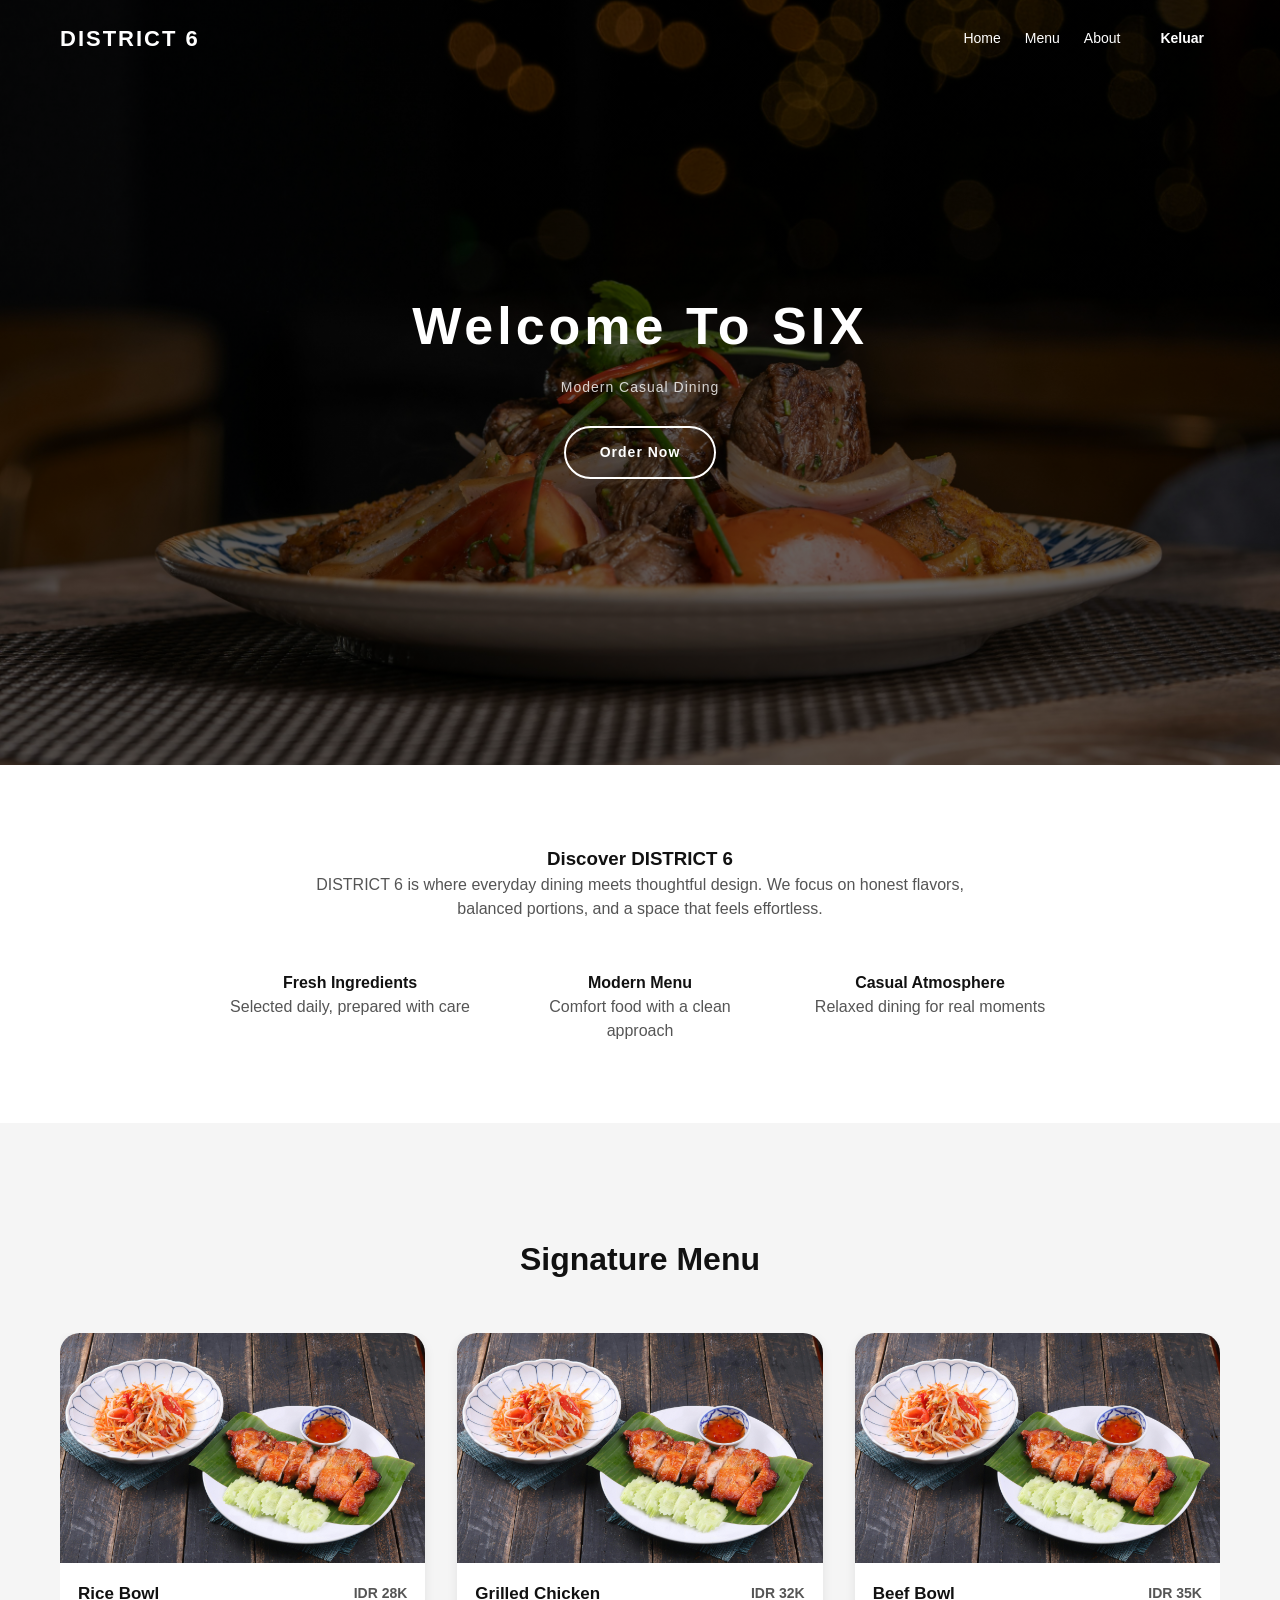
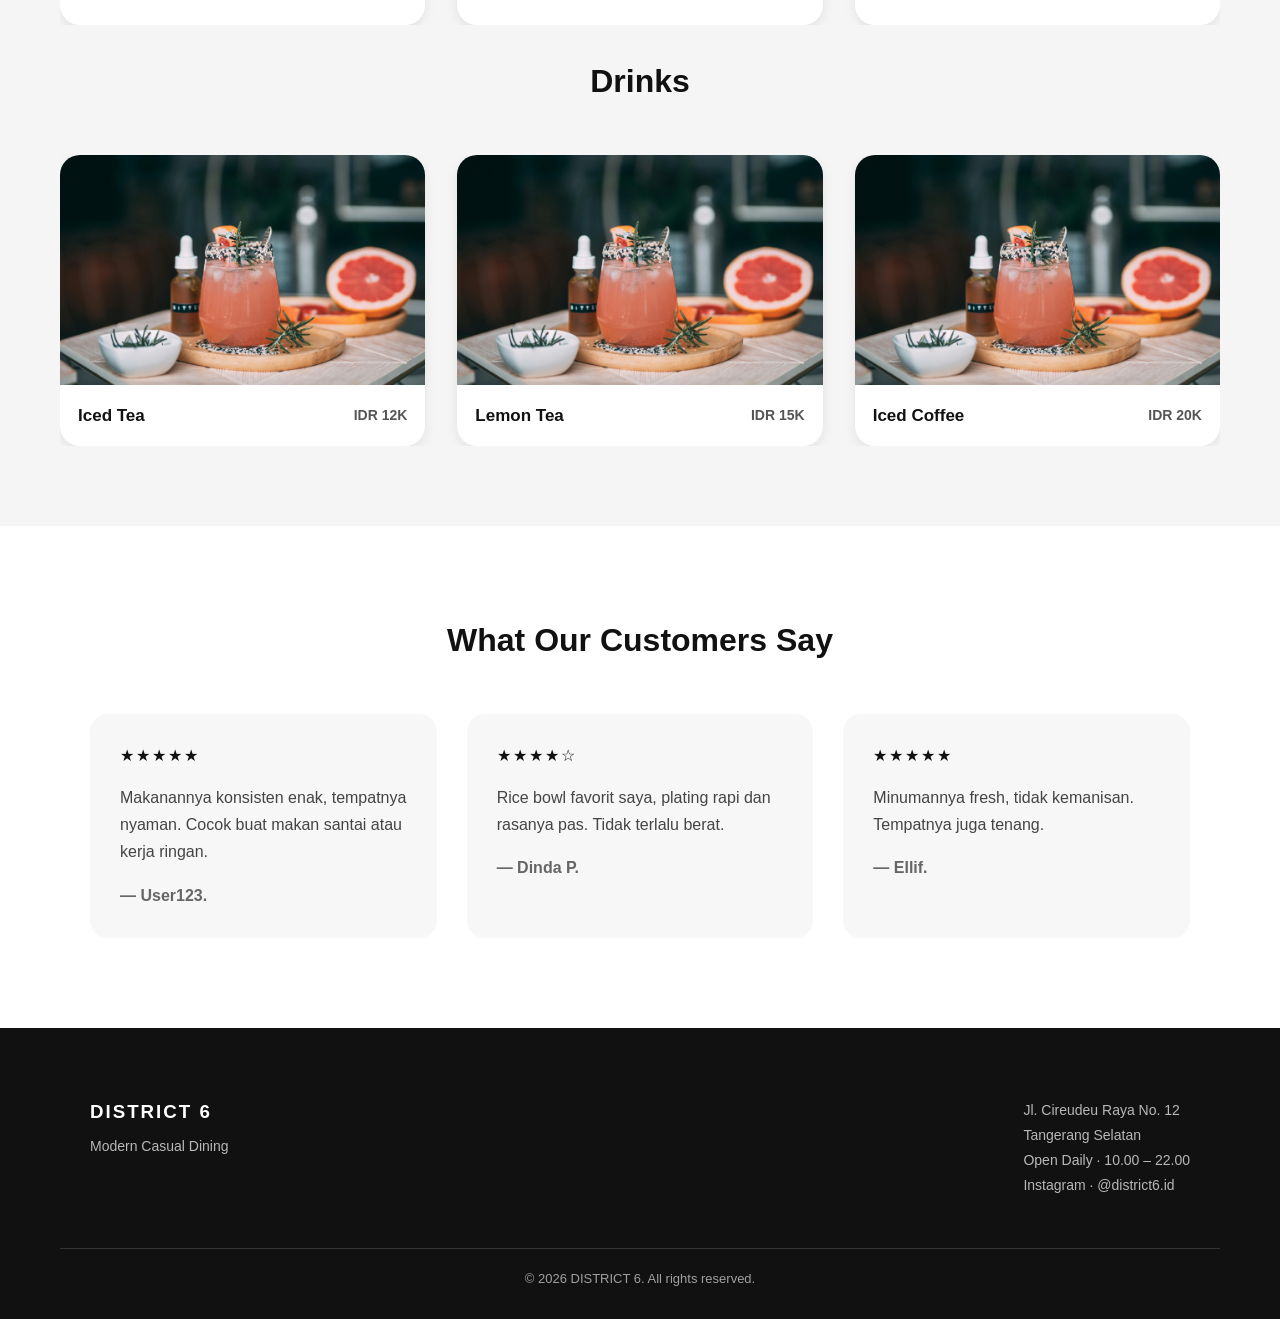
<file: docs/index.html>
<!DOCTYPE html>
<html lang="en">
<head>
  <meta charset="UTF-8">
  <meta name="viewport" content="width=device-width, initial-scale=1.0">
  <title>DISTRICT 6</title>

  <link rel="stylesheet" href="style.css">
</head>
<body>

  <!-- ================= NAVBAR ================= -->

  <header class="navbar">

    <div class="logo">DISTRICT 6</div>

    <nav>
      <a href="index.html">Home</a>
      <a href="#menu">Menu</a>
      <a href="about.html">About</a>

      <a href="login.html" class="logout">Keluar</a>
    </nav>

  </header>

  <!-- ================= HERO ================= -->

  <section class="hero">

    <div class="hero-content">
      <h1>Welcome To SIX</h1>
      <p>Modern Casual Dining</p>

      <a href="order.html" class="order-btn">Order Now</a>
    </div>

  </section>


  <!-- ================= INTRO ================= -->

  <section class="intro">

    <h3>Discover DISTRICT 6</h3>

    <p>
      DISTRICT 6 is where everyday dining meets thoughtful design.
      We focus on honest flavors, balanced portions, and a space that
      feels effortless.
    </p>

    <div class="intro-features">

      <div>
        <h4>Fresh Ingredients</h4>
        <p>Selected daily, prepared with care</p>
      </div>

      <div>
        <h4>Modern Menu</h4>
        <p>Comfort food with a clean approach</p>
      </div>

      <div>
        <h4>Casual Atmosphere</h4>
        <p>Relaxed dining for real moments</p>
      </div>

    </div>

  </section>

  <!-- ================= MENU ================= -->

  <section class="menu" id="menu">

    <h2>Signature Menu</h2>

    <div class="menuu">

      <div class="jajaran-menu">

        <div class="menu-item">
          <img src="foto foto/template food.jpg">
          <div class="menu-info">
            <h4>Rice Bowl</h4>
            <span>IDR 28K</span>
          </div>
        </div>

        <div class="menu-item">
          <img src="foto foto/template food.jpg">
          <div class="menu-info">
            <h4>Grilled Chicken</h4>
            <span>IDR 32K</span>
          </div>
        </div>

        <div class="menu-item">
          <img src="foto foto/template food.jpg">
          <div class="menu-info">
            <h4>Beef Bowl</h4>
            <span>IDR 35K</span>
          </div>
        </div>

      </div>

    </div>

    <h2>Drinks</h2>

    <div class="menuu">

      <div class="jajaran-menu">

        <div class="menu-item">
          <img src="foto foto/template drink.jpg">
          <div class="menu-info">
            <h4>Iced Tea</h4>
            <span>IDR 12K</span>
          </div>
        </div>

        <div class="menu-item">
          <img src="foto foto/template drink.jpg">
          <div class="menu-info">
            <h4>Lemon Tea</h4>
            <span>IDR 15K</span>
          </div>
        </div>

        <div class="menu-item">
          <img src="foto foto/template drink.jpg">
          <div class="menu-info">
            <h4>Iced Coffee</h4>
            <span>IDR 20K</span>
          </div>
        </div>

      </div>

    </div>

  </section>



  <!-- ================= REVIEWS ================= -->

  <section class="reviews">

    <h2>What Our Customers Say</h2>

    <div class="review-grid">

      <div class="review-card">
        <div class="stars">★★★★★</div>

        <p>
          Makanannya konsisten enak, tempatnya nyaman.
          Cocok buat makan santai atau kerja ringan.
        </p>

        <span>— User123.</span>
      </div>

      <div class="review-card">
        <div class="stars">★★★★☆</div>

        <p>
          Rice bowl favorit saya, plating rapi dan rasanya pas.
          Tidak terlalu berat.
        </p>

        <span>— Dinda P.</span>
      </div>

      <div class="review-card">
        <div class="stars">★★★★★</div>

        <p>
          Minumannya fresh, tidak kemanisan.
          Tempatnya juga tenang.
        </p>

        <span>— Ellif.</span>
      </div>

    </div>


    

  </section>


  <footer class="footer">

    <div class="footer-inner">

      <div class="footer-brand">
        <h3>DISTRICT 6</h3>
        <p>Modern Casual Dining</p>
      </div>

      <div class="footer-info">
        <p>Jl. Cireudeu Raya No. 12<br>Tangerang Selatan</p>
        <p>Open Daily · 10.00 – 22.00</p>
        <p>Instagram · @district6.id</p>
      </div>

    </div>

    <div class="footer-bottom">
      © 2026 DISTRICT 6. All rights reserved.
    </div>

  </footer>

</body>
</html>
</file>
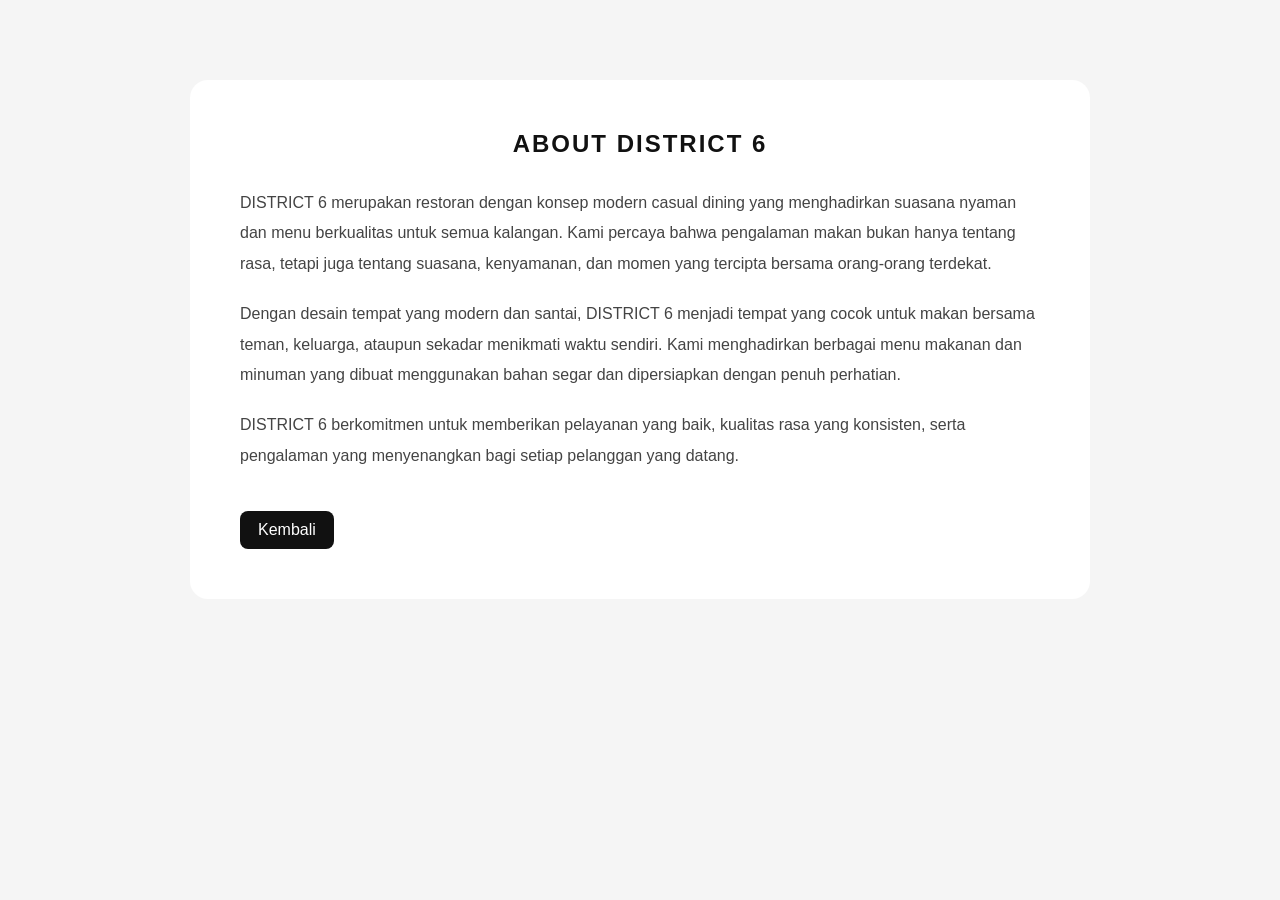
<file: docs/about.html>
<!DOCTYPE html>
<html lang="id">
<head>
  <meta charset="UTF-8">
  <meta name="viewport" content="width=device-width, initial-scale=1.0">

  <title>About DISTRICT 6</title>

  <style>

    *{
      margin: 0;
      padding: 0;
      box-sizing: border-box;
      font-family: Arial, Helvetica, sans-serif;
    }

    body{
      background: #f5f5f5;
      color: #111;
    }

    .about{
      max-width: 900px;
      margin: 80px auto;
      background: white;
      padding: 50px;
      border-radius: 18px;
    }

    h1{
      text-align: center;
      margin-bottom: 30px;
      letter-spacing: 2px;
    }

    p{
      line-height: 1.9;
      margin-bottom: 20px;
      color: #444;
    }

    .back-btn{
        display: inline-block;
        margin-top: 20px;

        background: #111;
        color: white;

        padding: 10px 18px;
        border-radius: 8px;

        text-decoration: none;
    }

    .back-btn:hover{
        opacity: .8;
    }

  </style>
</head>
<body>

  <section class="about">

    <h1>ABOUT DISTRICT 6</h1>

    <p>
      DISTRICT 6 merupakan restoran dengan konsep modern casual dining
      yang menghadirkan suasana nyaman dan menu berkualitas untuk semua
      kalangan. Kami percaya bahwa pengalaman makan bukan hanya tentang
      rasa, tetapi juga tentang suasana, kenyamanan, dan momen yang
      tercipta bersama orang-orang terdekat.
    </p>

    <p>
      Dengan desain tempat yang modern dan santai, DISTRICT 6 menjadi
      tempat yang cocok untuk makan bersama teman, keluarga, ataupun
      sekadar menikmati waktu sendiri. Kami menghadirkan berbagai menu
      makanan dan minuman yang dibuat menggunakan bahan segar dan
      dipersiapkan dengan penuh perhatian.
    </p>

    <p>
      DISTRICT 6 berkomitmen untuk memberikan pelayanan yang baik,
      kualitas rasa yang konsisten, serta pengalaman yang menyenangkan
      bagi setiap pelanggan yang datang.
    </p>

    <a href="index.html" class="back-btn">Kembali</a>

  </section>

</body>
</html>
</file>
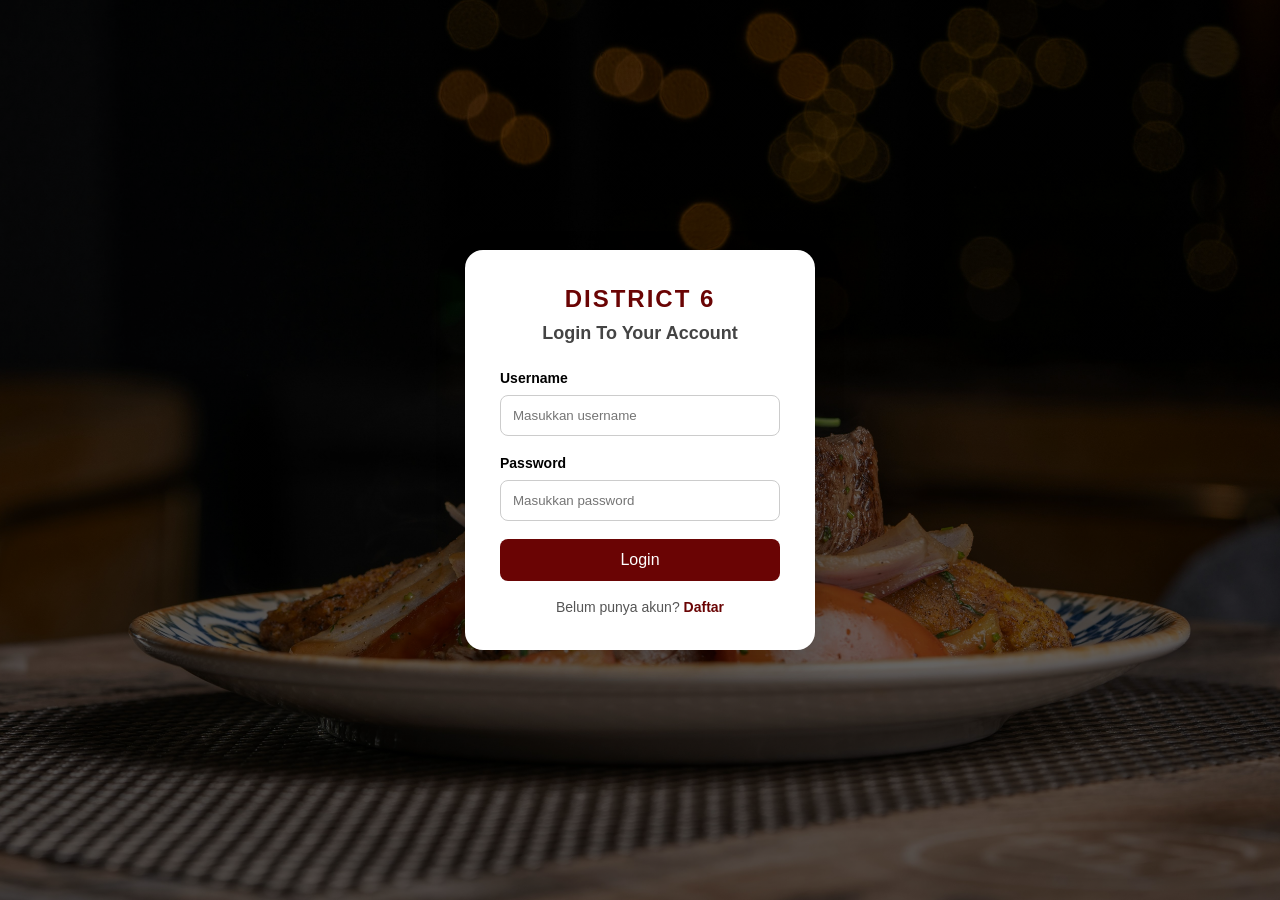
<file: docs/login.html>
<!DOCTYPE html>
<html lang="id">
<head>
    <meta charset="UTF-8">
    <meta name="viewport" content="width=device-width, initial-scale=1.0">
    <title>Login - DISTRICT 6</title>

    <style>

        *{
            margin: 0;
            padding: 0;
            box-sizing: border-box;
            font-family: Arial, Helvetica, sans-serif;
        }

        body{
            min-height: 100vh;

            /* Background gambar + overlay */
            background:
            linear-gradient(rgba(0,0,0,.6), rgba(0,0,0,.6)),
            url("foto foto/foto awal.jpg") center/cover;

            display: flex;
            justify-content: center;
            align-items: center;
        }

        /* ===== Box Login ===== */

        .login{
            width: 350px;

            background: white;

            padding: 35px;
            border-radius: 18px;

            box-shadow: 0 10px 30px rgba(0,0,0,.2);
        }

        /* ===== Judul ===== */

        .logo{
            text-align: center;
            margin-bottom: 10px;

            font-size: 24px;
            font-weight: bold;
            letter-spacing: 2px;

            color: rgb(106, 4, 4);
        }

        h2{
            text-align: center;
            margin-bottom: 25px;

            font-size: 18px;
            color: #444;
        }

        /* ===== Input ===== */

        label{
            font-size: 14px;
            font-weight: bold;
        }

        input{
            width: 100%;

            margin-top: 8px;
            margin-bottom: 18px;

            padding: 12px;

            border: 1px solid #ccc;
            border-radius: 8px;

            outline: none;
        }

        input:focus{
            border-color: rgb(106, 4, 4);
        }

        /* ===== Tombol Login ===== */

        .btn-login{
            display: block;

            text-align: center;

            background: rgb(106, 4, 4);
            color: white;

            padding: 12px;

            border-radius: 8px;

            text-decoration: none;

            transition: .3s;
        }

        .btn-login:hover{
            background: rgb(75, 2, 2);
        }

        /* ===== Text bawah ===== */

        p{
            margin-top: 18px;
            text-align: center;

            font-size: 14px;
            color: #555;
        }

        .register-link{
            color: rgb(106, 4, 4);
            text-decoration: none;
            font-weight: bold;
        }

        .register-link:hover{
            text-decoration: underline;
        }

        /* ===== Back ===== */

        .back{
            display: block;

            margin-top: 18px;

            text-align: center;

            color: #666;
            text-decoration: none;
            font-size: 13px;
        }

        .back:hover{
            text-decoration: underline;
        }

    </style>
</head>
<body>

    <div class="login">

        <div class="logo">DISTRICT 6</div>

        <h2>Login To Your Account</h2>

        <form>

            <label>Username</label>
            <input type="text" placeholder="Masukkan username">

            <label>Password</label>
            <input type="password" placeholder="Masukkan password">

            <a href="index.html" class="btn-login">Login</a>

            <p>
                Belum punya akun?
                <a href="register.html" class="register-link">Daftar</a>
            </p>
        </form>

    </div>

</body>
</html>
</file>
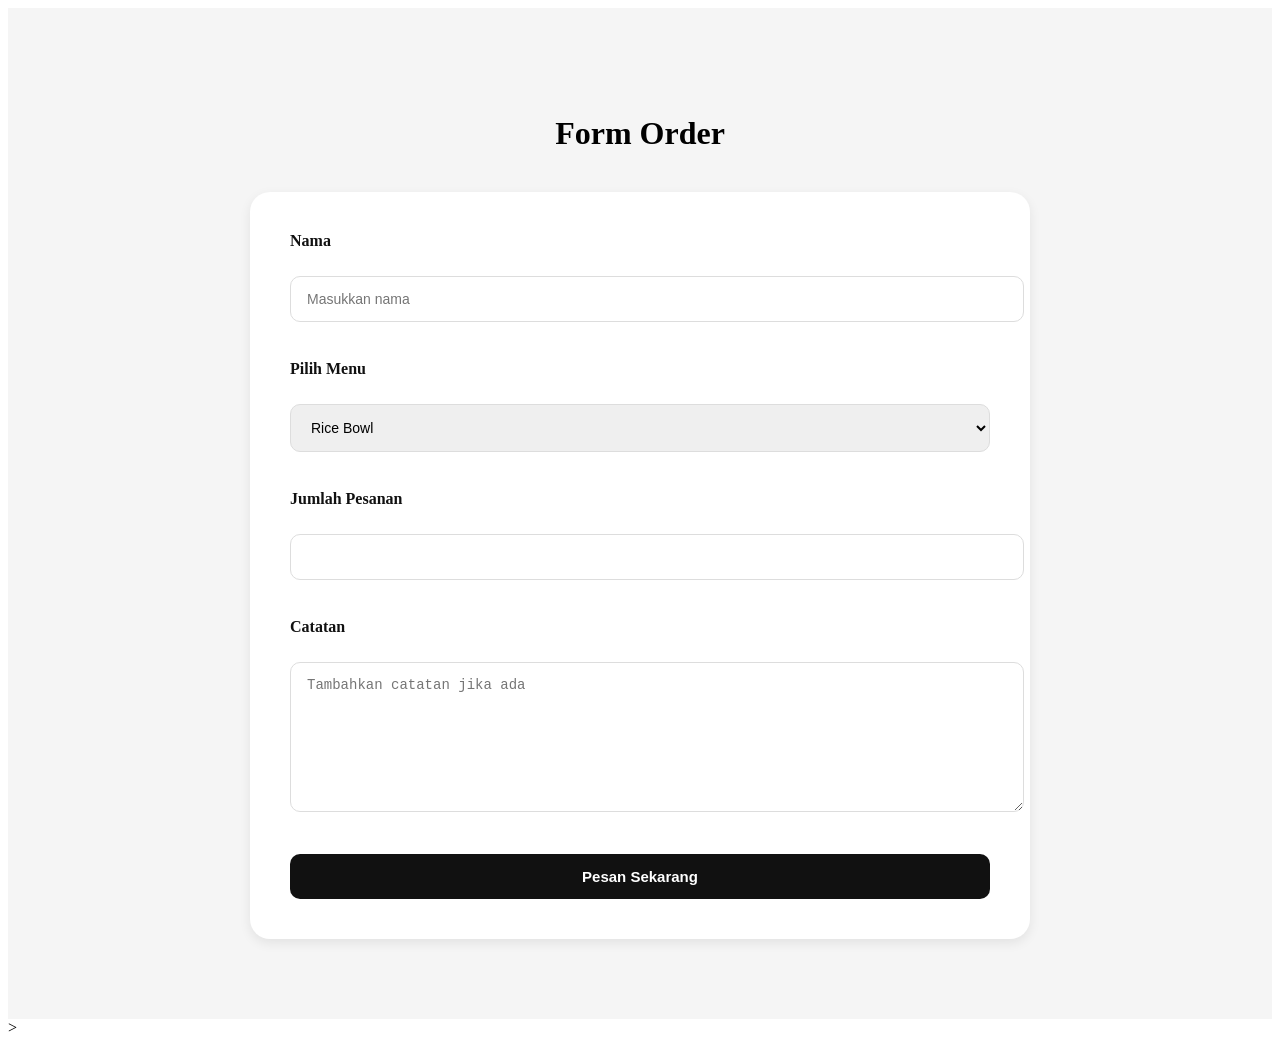
<file: docs/order.html>
<!DOCTYPE html>
<html lang="en">
<head>
    <meta charset="UTF-8">
    <meta name="viewport" content="width=device-width, initial-scale=1.0">
    <title>Order</title>
    <style>
        /* ================= FORM ORDER ================= */

        .order{
            padding: 80px 60px;
            background: #f5f5f5;
        }

        .order h2{
            text-align: center;
            font-size: 32px;
            margin-bottom: 40px;
        }

        .order form{
            max-width: 700px;
            margin: auto;
            background: #fff;
            padding: 40px;
            border-radius: 20px;
            box-shadow: 0 4px 12px rgba(0,0,0,.08);
        }

        .order label{
            display: block;
            margin-bottom: 8px;
            font-weight: 600;
            color: #111;
        }

        .order input,
        .order select,
        .order textarea{
            width: 100%;
            padding: 14px 16px;
            margin-bottom: 20px;

            border: 1px solid #ddd;
            border-radius: 10px;

            font-size: 14px;
            outline: none;
            transition: .3s;
        }

        .order input:focus,
        .order select:focus,
        .order textarea:focus{
            border-color: #111;
        }

        .order textarea{
            resize: vertical;
            min-height: 120px;
        }

        .order button{
            width: 100%;
            padding: 14px;

            border: none;
            border-radius: 10px;

            background: #111;
            color: #fff;

            font-size: 15px;
            font-weight: bold;
            cursor: pointer;

            transition: .3s;
        }

        .order button:hover{
            background: #333;
        }
    </style>
</head>
<body>
    <section class="order">

        <h2>Form Order</h2>

        <form>

            <label>Nama</label><br>
            <input type="text" placeholder="Masukkan nama"><br><br>

            <label>Pilih Menu</label><br>
            <select>
            <option>Rice Bowl</option>
            <option>Grilled Chicken</option>
            <option>Beef Bowl</option>
            <option>Iced Tea</option>
            <option>Lemon Tea</option>
            <option>Iced Coffee</option>
            </select><br><br>

            <label>Jumlah Pesanan</label><br>
            <input type="number" min="1"><br><br>

            <label>Catatan</label><br>
            <textarea placeholder="Tambahkan catatan jika ada"></textarea><br><br>

            <button type="submit">Pesan Sekarang</button>

        </form>

    </section>
</body>
</html>>
</file>
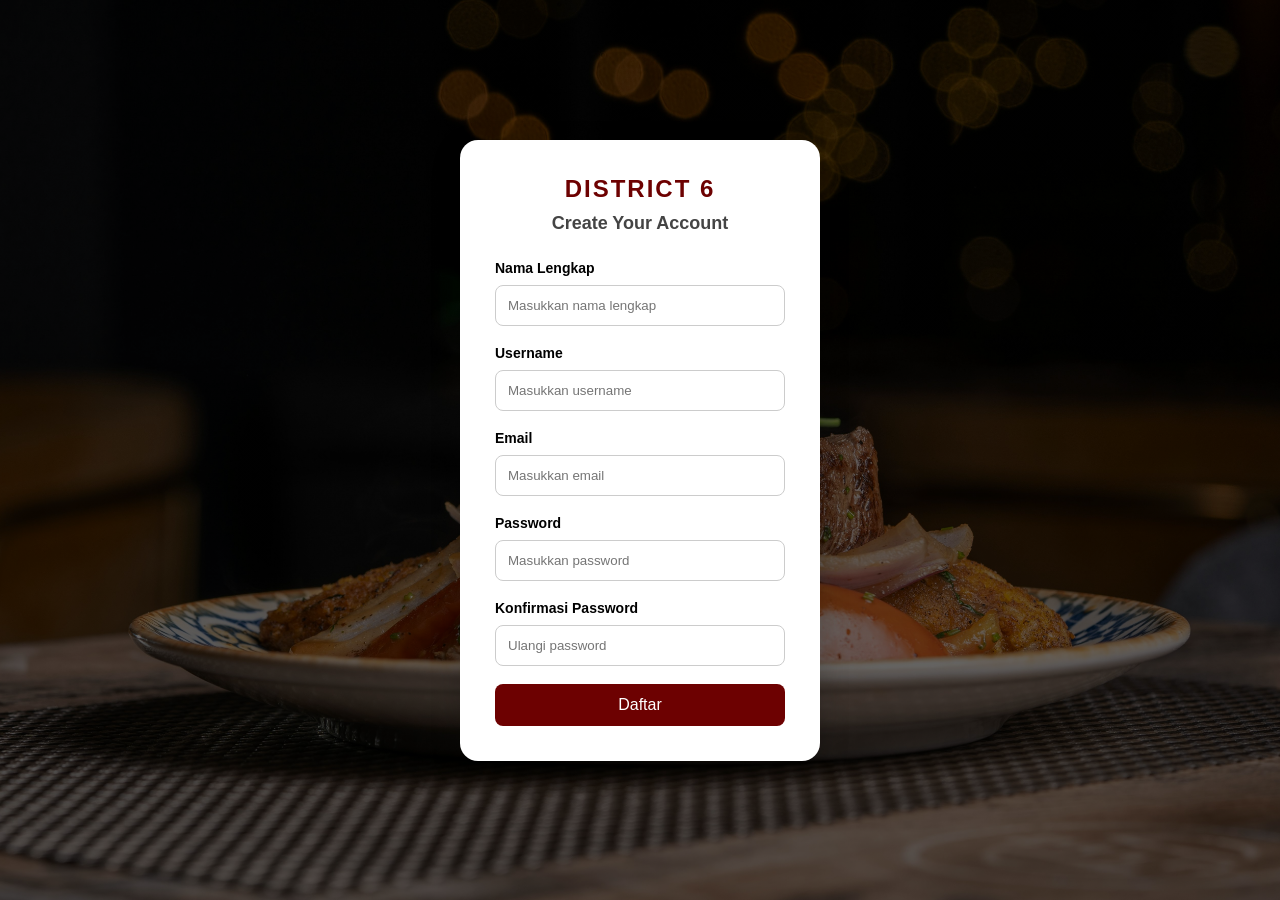
<file: docs/register.html>
<!DOCTYPE html>
<html lang="id">
<head>
    <meta charset="UTF-8">
    <meta name="viewport" content="width=device-width, initial-scale=1.0">
    <title>Register - DISTRICT 6</title>

    <style>

        *{
            margin: 0;
            padding: 0;
            box-sizing: border-box;
            font-family: Arial, Helvetica, sans-serif;
        }

        body{
            min-height: 100vh;

            /* Background */
            background:
            linear-gradient(rgba(0,0,0,.6), rgba(0,0,0,.6)),
            url("foto foto/foto awal.jpg") center/cover;

            display: flex;
            justify-content: center;
            align-items: center;
        }

        /* ===== Box Register ===== */

        .register{
            width: 360px;

            background: white;

            padding: 35px;
            border-radius: 18px;

            box-shadow: 0 10px 30px rgba(0,0,0,.2);
        }

        /* ===== Judul ===== */

        .logo{
            text-align: center;

            font-size: 24px;
            font-weight: bold;

            letter-spacing: 2px;

            color: rgb(109, 1, 1);

            margin-bottom: 10px;
        }

        h2{
            text-align: center;

            margin-bottom: 25px;

            font-size: 18px;
            color: #444;
        }

        /* ===== Form ===== */

        label{
            font-size: 14px;
            font-weight: bold;
        }

        input{
            width: 100%;

            padding: 12px;

            margin-top: 8px;
            margin-bottom: 18px;

            border: 1px solid #ccc;
            border-radius: 8px;

            outline: none;
        }

        input:focus{
            border-color: rgb(109, 1, 1);
        }

        /* ===== Tombol ===== */

        .btn-register{
            display: block;

            text-align: center;

            background: rgb(109, 1, 1);
            color: white;

            padding: 12px;

            border-radius: 8px;

            text-decoration: none;

            transition: .3s;
        }

        .btn-register:hover{
            background: rgb(78, 1, 1);
        }

        /* ===== Link Login ===== */

        p{
            text-align: center;

            margin-top: 18px;

            font-size: 14px;
            color: #555;
        }

        .login-link{
            color: rgb(109, 1, 1);
            font-weight: bold;

            text-decoration: none;
        }

        .login-link:hover{
            text-decoration: underline;
        }

        /* ===== Back ===== */

        .back{
            display: block;

            text-align: center;

            margin-top: 18px;

            font-size: 13px;
            color: #666;

            text-decoration: none;
        }

        .back:hover{
            text-decoration: underline;
        }

    </style>
</head>
<body>

    <div class="register">

        <div class="logo">DISTRICT 6</div>

        <h2>Create Your Account</h2>

        <form>

            <label>Nama Lengkap</label>
            <input type="text" placeholder="Masukkan nama lengkap">

            <label>Username</label>
            <input type="text" placeholder="Masukkan username">

            <label>Email</label>
            <input type="email" placeholder="Masukkan email">

            <label>Password</label>
            <input type="password" placeholder="Masukkan password">

            <label>Konfirmasi Password</label>
            <input type="password" placeholder="Ulangi password">

            <a href="login.html" class="btn-register">Daftar</a>


        </form>

    </div>

</body>
</html>
</file>
<file: docs/style.css>
/* Reset default browser */
*{
    margin: 0; /* Menghapus jarak luar bawaan */
    padding: 0; /* Menghapus jarak dalam bawaan */
    box-sizing: border-box; /* Agar ukuran elemen lebih mudah diatur */
    font-family: Arial, Helvetica, sans-serif; /* Font utama */
}

/* Pengaturan dasar halaman */
html, body{
    overflow-x: hidden; /* Mencegah halaman bergeser ke samping */
    scroll-behavior: smooth; /* Efek scroll halus */
}

body{
    background: #fff; /* Warna background */
    color: #111; /* Warna teks */
    line-height: 1.5; /* Jarak antar baris */
}

/* ================= NAVBAR ================= */

.navbar{
    position: absolute;
    top: 0;
    left: 0;
    width: 100%;

    padding: 20px 60px;

    display: flex;
    justify-content: space-between;
    align-items: center;

    z-index: 10;
}

/* Logo */

.logo{
    color: #fff;
    font-size: 22px;
    font-weight: 700;
    letter-spacing: 2px;
}

/* Menu utama */

.navbar nav{
    display: flex;
    align-items: center;
    gap: 24px;
}

/* Semua link navbar */

.navbar a{
    color: #fff;
    text-decoration: none;
    font-size: 14px;

    transition: .3s;
}

.navbar a:hover{
    opacity: .7;
}

/* Tombol logout */

.logout{
    padding: 8px 16px;
    border-radius: 8px;

    font-size: 13px;
    font-weight: bold;
}

.logout:hover{
    background: darkred;
    opacity: 1;
}

/* ================= HERO ================= */

.hero{
    min-height: 85vh; /* Tinggi hero */
    background:
    linear-gradient(rgba(0,0,0,.6), rgba(0,0,0,.6)), /* Lapisan gelap */
    url("foto foto/foto awal.jpg") center/cover; /* Background gambar */

    display: flex; /* Isi rata tengah */
    justify-content: center;
    align-items: center;
    text-align: center; /* Teks rata tengah */
    padding: 20px;
}

.hero-content{
    max-width: 700px; /* Lebar maksimal teks */
    color: #fff; /* Warna teks */
}

.hero-content h1{
    font-size: 52px; /* Ukuran judul */
    letter-spacing: 4px; /* Jarak huruf */
    margin-bottom: 12px; /* Jarak bawah */
}

.hero-content p{
    font-size: 14px;
    letter-spacing: 1px;
    color: rgba(255,255,255,.8); /* Putih transparan */
}

/* Tombol Order pada Hero */

.order-btn{
    display: inline-block;
    margin-top: 28px;

    padding: 14px 34px;

    border: 2px solid #fff;
    border-radius: 999px;

    color: #fff;
    text-decoration: none;
    font-size: 14px;
    font-weight: bold;
    letter-spacing: 1px;

    transition: .3s;
}

.order-btn:hover{
    background: #fff;
    color: #111;
}

/* ================= INTRO ================= */

.intro{
    padding: 80px 60px; /* Jarak dalam */
    text-align: center;
}

.intro h2{
    font-size: 32px;
    margin-bottom: 16px;
}

.intro p{
    max-width: 700px; /* Lebar paragraf */
    margin: auto; /* Posisi tengah */
    color: #555;
}

.intro-features{
    margin-top: 50px;
    display: flex; /* Feature berjajar */
    justify-content: center;
    gap: 40px; /* Jarak antar feature */
    flex-wrap: wrap; /* Turun jika layar kecil */
}

.intro-features div{
    width: 250px; /* Lebar feature */
}

/* ================= MENU ================= */

.menu{
    background: #f5f5f5; /* Background abu */
    padding: 80px 60px;
}

.menu h2{
    text-align: center;
    font-size: 32px;
    margin-bottom: 50px;
    margin-top: 32px
}


.menuu{
    overflow: hidden; /* Menyembunyikan item di luar */
}

.jajaran-menu{
    display: flex; /* Item berjajar */
    gap: 32px; /* Jarak item */
    transition: transform .4s ease; /* Animasi geser */
}

/* Card menu */
.menu-item{
    flex: 0 0 calc((100% - 64px) / 3); /* 3 item per baris */
    background: #fff;
    border-radius: 20px;
    overflow: hidden;
    box-shadow: 0 4px 12px rgba(0,0,0,.08); /* Bayangan */
}

/* Gambar menu */
.menu-item img{
    width: 100%;
    height: 230px;
    object-fit: cover; /* Gambar memenuhi area */
    display: block;
}

/* Info menu */
.menu-info{
    padding: 18px;
    display: flex;
    justify-content: space-between; /* Nama kiri harga kanan */
    align-items: center;
}

.menu-info h4{
    font-size: 17px;
}

.menu-info span{
    font-size: 14px;
    font-weight: 600;
    color: #555;
}


/* ================= REVIEW ================= */

.reviews{
    padding: 90px 60px;
    text-align: center;
}

.reviews h2{
    font-size: 32px;
    margin-bottom: 50px;
}

/* Grid review */
.review-grid{
    max-width: 1100px;
    margin: auto;
    display: grid;
    grid-template-columns: repeat(3, 1fr); /* 3 kolom */
    gap: 30px;
}

/* Card review */
.review-card{
    background: #f7f7f7;
    padding: 30px;
    border-radius: 18px;
    text-align: left;
}

/* Bagian bintang */
.stars{
    margin-bottom: 16px;
    letter-spacing: 2px;
}

/* Isi review */
.review-card p{
    color: #444;
    line-height: 1.7;
    margin-bottom: 18px;
}

/* Nama reviewer */
.review-card span{
    color: #666;

    font-weight: 600;
}

/* ================= FOOTER ================= */

.footer{
    background: #111;
    color: #fff;

    padding: 70px 60px 30px;
}

.footer-inner{
    max-width: 1100px;
    margin: auto;
    display: flex;
    justify-content: space-between;
    gap: 60px;
    flex-wrap: wrap;
}

.footer-brand h3{
    margin-bottom: 8px;
    letter-spacing: 2px;
}

.footer-brand p,
.footer-info p{
    font-size: 14px;
    line-height: 1.8;
    color: rgba(255,255,255,.7);
}

/* Bagian copyright */
.footer-bottom{
    margin-top: 50px;
    padding-top: 20px;
    border-top: 1px solid rgba(255,255,255,.15);
    text-align: center;
    font-size: 13px;
    color: rgba(255,255,255,.6);
}

/* ================= TABLET ================= */

@media (max-width: 1024px){

    .menu-item{
        flex: 0 0 calc((100% - 32px) / 2); /* Menjadi 2 item */
    }

    .review-grid{
        grid-template-columns: repeat(2, 1fr); /* Review jadi 2 kolom */
    }

    .carousel-btn.prev{
        left: 10px;
    }

    .carousel-btn.next{
        right: 10px;
    }
}

/* ================= MOBILE ================= */

@media (max-width: 768px){

    .navbar{
        padding: 20px;

        flex-direction: column; /* Navbar vertikal */

        gap: 14px;
    }

    .navbar nav{
        justify-content: center;

        flex-wrap: wrap;

        gap: 16px;
    }

    .hero-content h1{
        font-size: 38px; /* Judul lebih kecil */
    }

    .intro,
    .menu,
    .reviews,
    .footer{
        padding-left: 24px;
        padding-right: 24px;
    }

    .intro-features{
        flex-direction: column; /* Feature ke bawah */

        align-items: center;
    }

    .carousel-track{
        gap: 0;
    }

    .menu-item{
        flex: 0 0 100%; /* 1 item penuh */
    }

    .menu-item img{
        height: 250px;
    }

    .review-grid{
        grid-template-columns: 1fr; /* Review jadi 1 kolom */
    }

    .footer-inner{
        flex-direction: column;

        gap: 30px;
    }

    .carousel-btn{
        width: 42px;
        height: 42px;

        font-size: 15px;
    }
}
</file>
